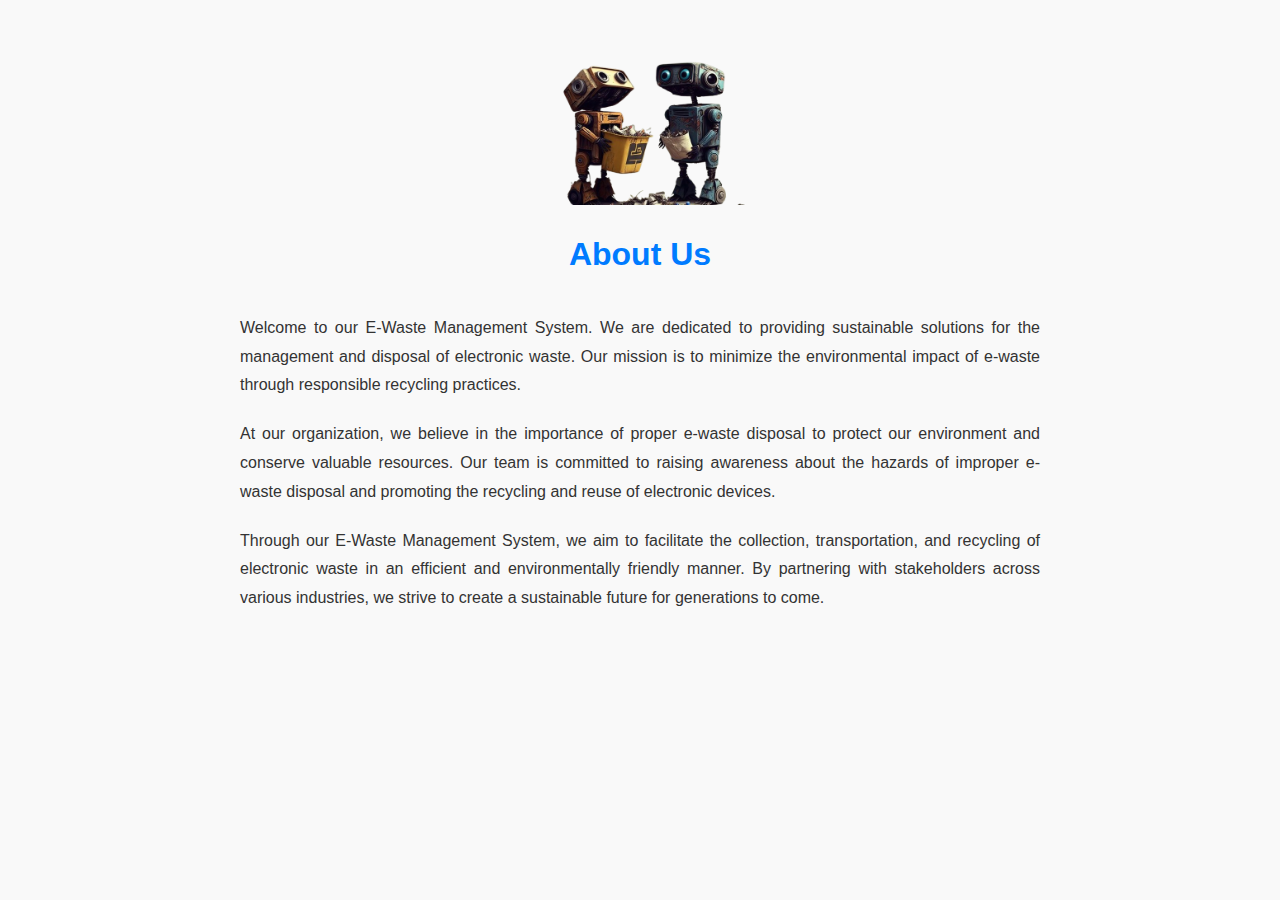
<file: about.html>
<!DOCTYPE html>
<html lang="en">
<head>
<meta charset="UTF-8">
<meta name="viewport" content="width=device-width, initial-scale=1.0">
<title>About Us - E-Waste Management System</title>
<style>
  body {
    font-family: Arial, sans-serif;
    margin: 0;
    padding: 0;
    background-color: #f9f9f9;
    color: #333;
    line-height: 1.8;
  }
  .container {
    max-width: 800px;
    margin: 0 auto;
    padding: 50px;
  }
  h1 {
    color: #007bff;
    margin-bottom: 30px;
    text-align: center;
  }
  p {
    font-size: 16px;
    margin-bottom: 20px;
    text-align: justify;
  }
  .company-logo {
    display: block;
    margin: 0 auto 20px;
    width: 275px;
    height: auto;
  }
</style>
</head>
<body>

<div class="container">
  <img src="roboino.png" alt="company logo" class="company-logo"/>
  <h1>About Us</h1>
  <p>Welcome to our E-Waste Management System. We are dedicated to providing sustainable solutions for the management and disposal of electronic waste. Our mission is to minimize the environmental impact of e-waste through responsible recycling practices.</p>
  
  <p>At our organization, we believe in the importance of proper e-waste disposal to protect our environment and conserve valuable resources. Our team is committed to raising awareness about the hazards of improper e-waste disposal and promoting the recycling and reuse of electronic devices.</p>
  
  <p>Through our E-Waste Management System, we aim to facilitate the collection, transportation, and recycling of electronic waste in an efficient and environmentally friendly manner. By partnering with stakeholders across various industries, we strive to create a sustainable future for generations to come.</p>
</div>

</body>
</html>
</file>
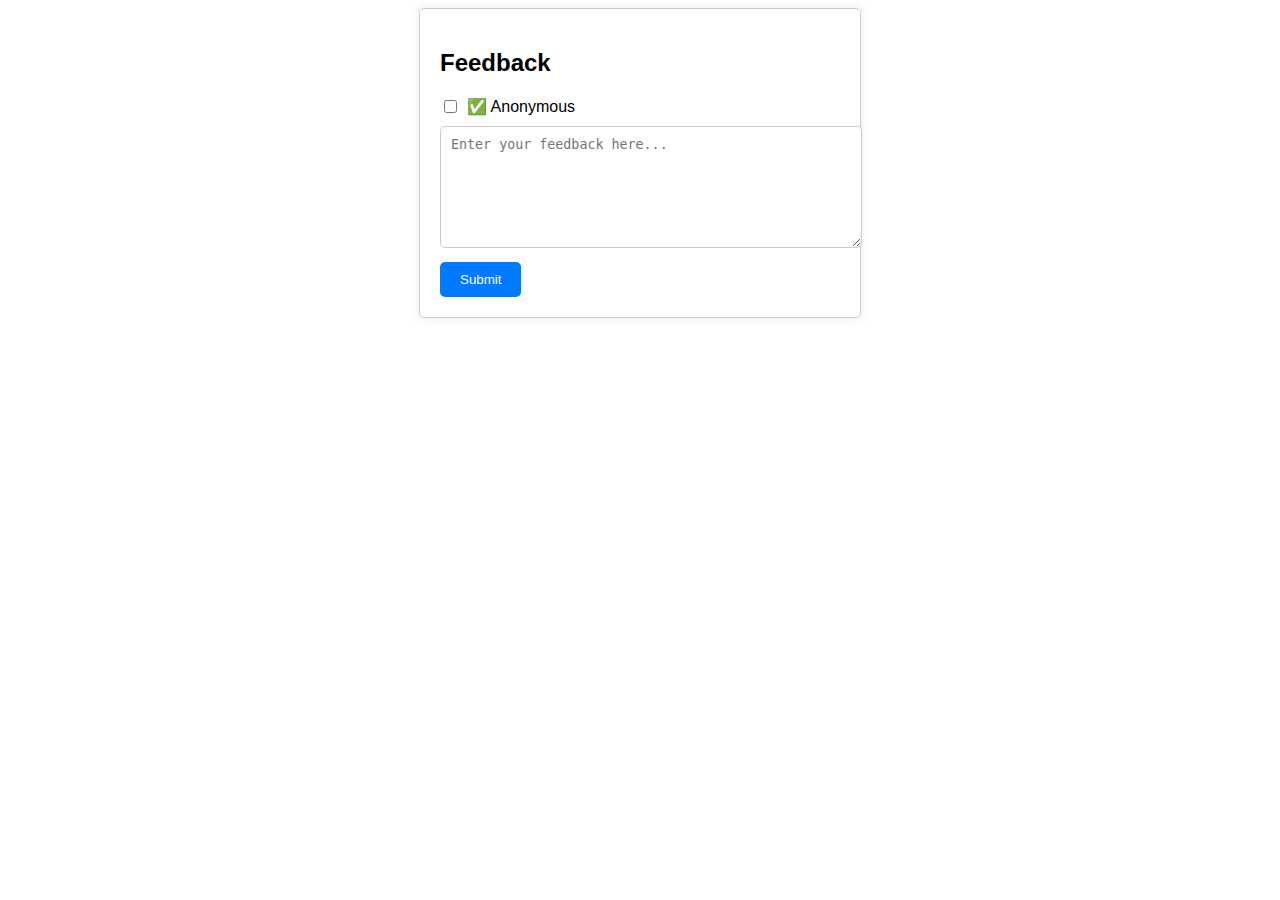
<file: feedback.html>
<!DOCTYPE html>
<html lang="en">
<head>
<meta charset="UTF-8">
<meta name="viewport" content="width=device-width, initial-scale=1.0">
<title>Feedback Box</title>
<style>
    body {
        font-family: Arial, sans-serif;
    }

    .feedback-box {
        max-width: 400px;
        margin: 0 auto;
        padding: 20px;
        border: 1px solid #ccc;
        border-radius: 5px;
        box-shadow: 0 0 10px rgba(0, 0, 0, 0.1);
    }

    .feedback-box textarea {
        width: 100%;
        height: 100px;
        margin-bottom: 10px;
        padding: 10px;
        border: 1px solid #ccc;
        border-radius: 5px;
        resize: vertical;
    }

    .feedback-box input[type="submit"] {
        background-color: #007bff;
        color: #fff;
        border: none;
        padding: 10px 20px;
        border-radius: 5px;
        cursor: pointer;
    }

    .feedback-box input[type="submit"]:hover {
        background-color: #0056b3;
    }

    .feedback-box .checkbox-label {
        display: flex;
        align-items: center;
        margin-bottom: 10px;
    }

    .feedback-box .checkbox-label input[type="checkbox"] {
        margin-right: 10px;
    }
</style>
</head>
<body>

<div class="feedback-box">
    <h2>Feedback</h2>
    <form action="#" method="post">
        <div class="checkbox-label">
            <input type="checkbox" id="anonymous">
            <label for="anonymous">✅ Anonymous</label>
        </div>
        <textarea name="feedback" placeholder="Enter your feedback here..." required></textarea>
        <input type="submit" value="Submit">
    </form>
</div>

</body>
</html>
</file>
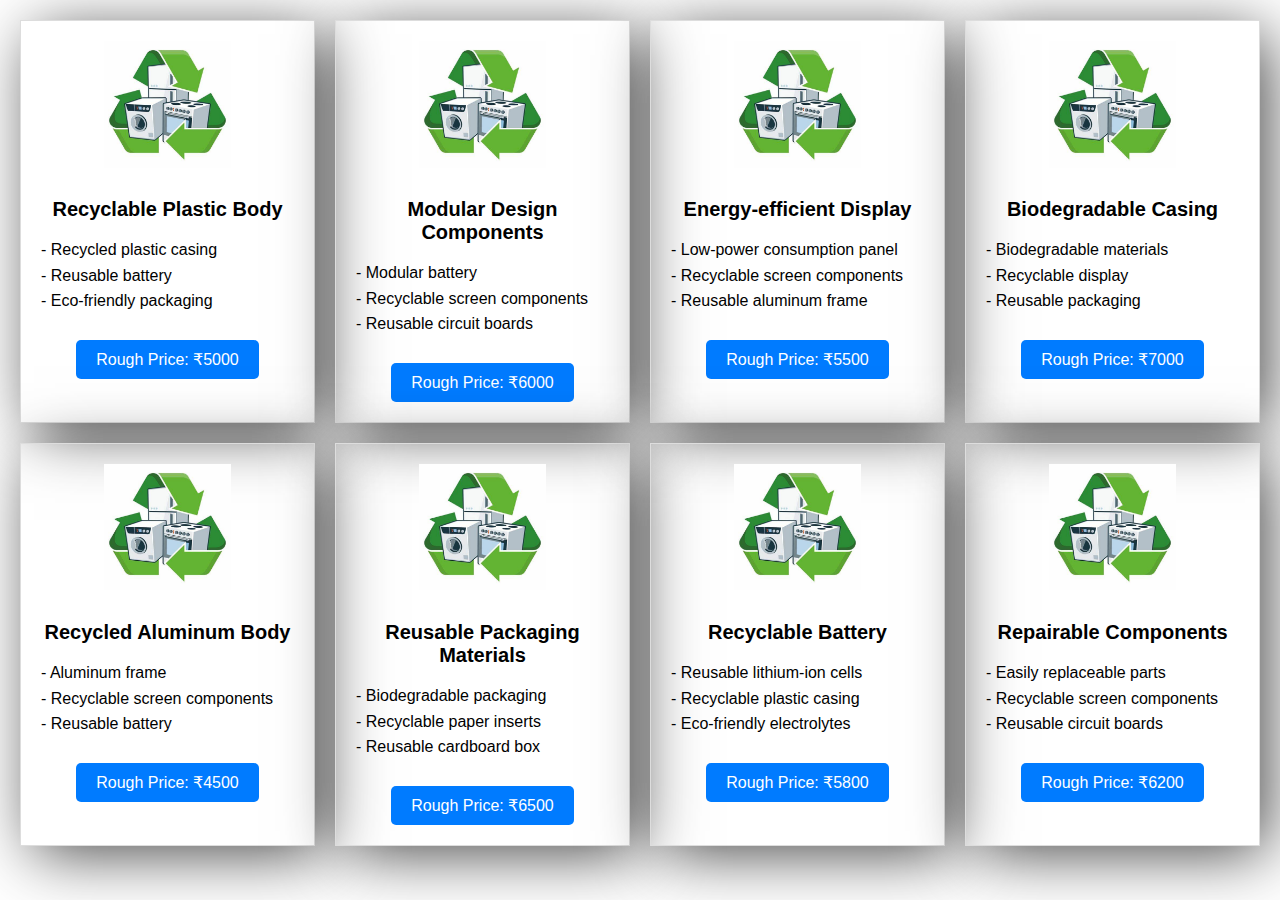
<file: otherWeb/applianceWare.html>
<!DOCTYPE html>
<html lang="en">
<head>
    <meta charset="UTF-8">
    <meta name="viewport" content="width=device-width, initial-scale=1.0">
    <title>Applianceware Showcase</title>
    <style>
        body {
          font-family: Arial, sans-serif;
          margin: 0;
          padding: 0;
        }

        .grid-container {
          display: grid;
          grid-template-columns: repeat(4, 1fr);
          grid-gap: 20px;
          padding: 20px;
        }

        .grid-item {
          border: 1px solid #ddd;
          padding: 20px;
          text-align: center;
          -webkit-box-shadow: 10px 10px 61px -4px rgba(0,0,0,0.75);
          -moz-box-shadow: 10px 10px 61px -4px rgba(0,0,0,0.75);
          box-shadow: 10px 10px 61px -4px rgba(0,0,0,0.75);
        }

        img {
          max-width: 50%;
          height: auto;
          margin-bottom: 10px;
        }

        h2 {
          font-size: 20px;
          margin-bottom: 10px;
        }

        .key-points {
          font-size: 16px;
          text-align: left;
          line-height: 1.6;
        }

        .price-button {
          background-color: #007bff;
          color: #fff;
          border: none;
          padding: 10px 20px;
          font-size: 16px;
          border-radius: 5px;
          cursor: pointer;
          margin-top: 10px;
        }
    </style>
</head>
<body>

  <div class="grid-container">
    <div class="grid-item">
      <img src="appliancewareimg.jpeg" alt="Applianceware 1">
      <h2>Recyclable Plastic Body</h2>
      <p class="key-points">
        - Recycled plastic casing<br>
        - Reusable battery<br>
        - Eco-friendly packaging
      </p>
      <button class="price-button">Rough Price: ₹5000</button>
    </div>

    <!-- Repeat the grid item structure for each applianceware device -->
    <!-- Ensure to replace the image source, device name, key points, and price accordingly -->

    <div class="grid-item">
      <img src="appliancewareimg.jpeg" alt="Applianceware 2">
      <h2>Modular Design Components</h2>
      <p class="key-points">
        - Modular battery<br>
        - Recyclable screen components<br>
        - Reusable circuit boards
      </p>
      <button class="price-button">Rough Price: ₹6000</button>
    </div>

    <div class="grid-item">
      <img src="appliancewareimg.jpeg" alt="Applianceware 3">
      <h2>Energy-efficient Display</h2>
      <p class="key-points">
        - Low-power consumption panel<br>
        - Recyclable screen components<br>
        - Reusable aluminum frame
      </p>
      <button class="price-button">Rough Price: ₹5500</button>
    </div>

    <div class="grid-item">
      <img src="appliancewareimg.jpeg" alt="Applianceware 4">
      <h2>Biodegradable Casing</h2>
      <p class="key-points">
        - Biodegradable materials<br>
        - Recyclable display<br>
        - Reusable packaging
      </p>
      <button class="price-button">Rough Price: ₹7000</button>
    </div>

    <div class="grid-item">
      <img src="appliancewareimg.jpeg" alt="Applianceware 5">
      <h2>Recycled Aluminum Body</h2>
      <p class="key-points">
        - Aluminum frame<br>
        - Recyclable screen components<br>
        - Reusable battery
      </p>
      <button class="price-button">Rough Price: ₹4500</button>
    </div>

    <div class="grid-item">
      <img src="appliancewareimg.jpeg" alt="Applianceware 6">
      <h2>Reusable Packaging Materials</h2>
      <p class="key-points">
        - Biodegradable packaging<br>
        - Recyclable paper inserts<br>
        - Reusable cardboard box
      </p>
      <button class="price-button">Rough Price: ₹6500</button>
    </div>

    <div class="grid-item">
      <img src="appliancewareimg.jpeg" alt="Applianceware 7">
      <h2>Recyclable Battery</h2>
      <p class="key-points">
        - Reusable lithium-ion cells<br>
        - Recyclable plastic casing<br>
        - Eco-friendly electrolytes
      </p>
      <button class="price-button">Rough Price: ₹5800</button>
    </div>

    <div class="grid-item">
      <img src="appliancewareimg.jpeg" alt="Applianceware 8">
      <h2>Repairable Components</h2>
      <p class="key-points">
        - Easily replaceable parts<br>
        - Recyclable screen components<br>
        - Reusable circuit boards
      </p>
      <button class="price-button">Rough Price: ₹6200</button>
    </div>
  </div>

</body>
</html>
</file>
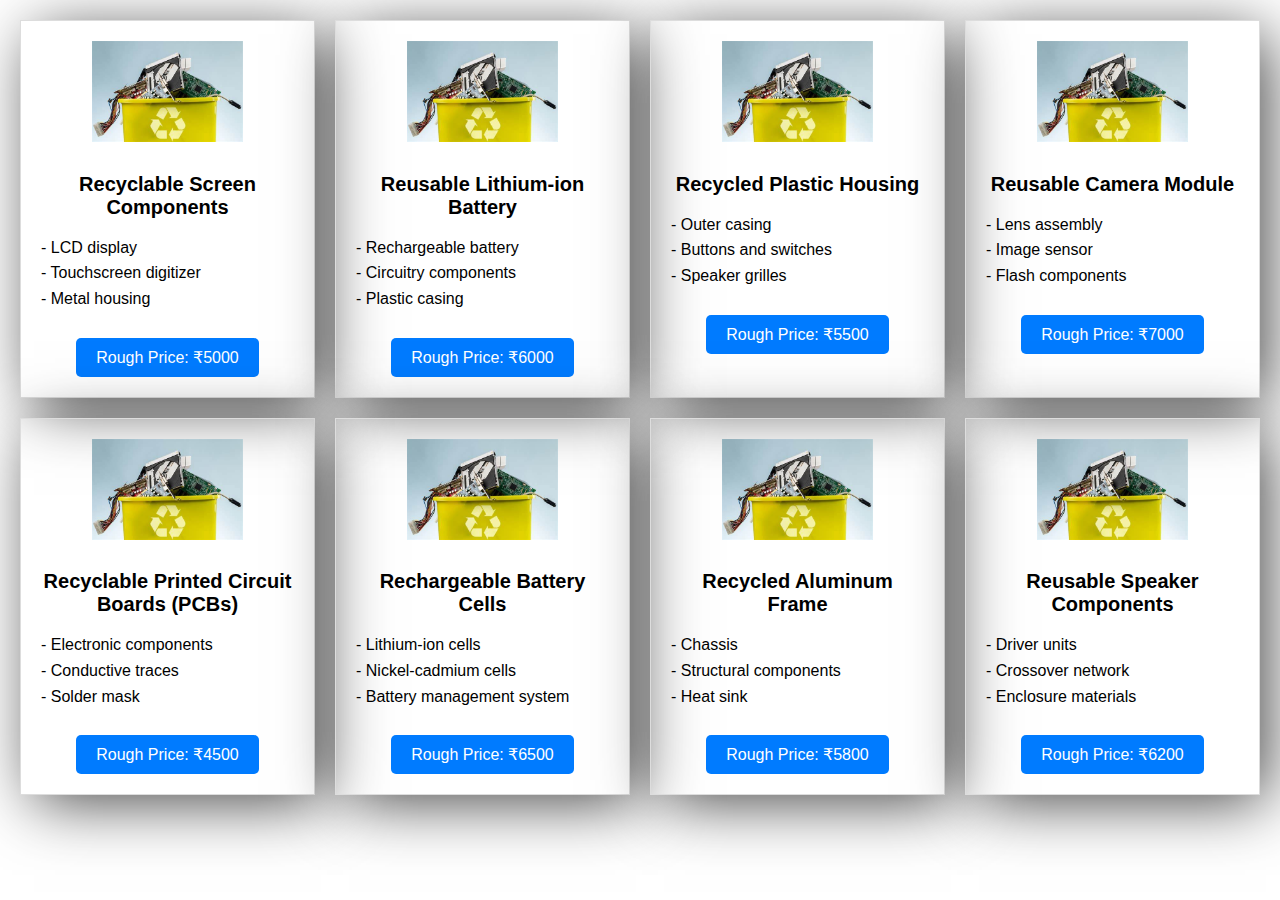
<file: otherWeb/gadgetry.html>
<!DOCTYPE html>
<html lang="en">
<head>
    <meta charset="UTF-8">
    <meta name="viewport" content="width=device-width, initial-scale=1.0">
    <title>Gadgetry E-Waste Showcase</title>
    <style>
        body {
          font-family: Arial, sans-serif;
          margin: 0;
          padding: 0;
        }

        .grid-container {
          display: grid;
          grid-template-columns: repeat(4, 1fr);
          grid-gap: 20px;
          padding: 20px;
        }

        .grid-item {
          border: 1px solid #ddd;
          padding: 20px;
          text-align: center;
          -webkit-box-shadow: 10px 10px 61px -4px rgba(0,0,0,0.75);
          -moz-box-shadow: 10px 10px 61px -4px rgba(0,0,0,0.75);
          box-shadow: 10px 10px 61px -4px rgba(0,0,0,0.75);
        }

        img {
          max-width: 60%;
          height: auto;
          margin-bottom: 10px;
        }

        h2 {
          font-size: 20px;
          margin-bottom: 10px;
        }

        .key-points {
          font-size: 16px;
          text-align: left;
          line-height: 1.6;
        }

        .price-button {
          background-color: #007bff;
          color: #fff;
          border: none;
          padding: 10px 20px;
          font-size: 16px;
          border-radius: 5px;
          cursor: pointer;
          margin-top: 10px;
        }
    </style>
</head>
<body>

  <div class="grid-container">
    <div class="grid-item">
      <img src="gadgetoryimg.jpeg" alt="Gadgetry 1">
      <h2>Recyclable Screen Components</h2>
      <p class="key-points">
        - LCD display<br>
        - Touchscreen digitizer<br>
        - Metal housing
      </p>
      <button class="price-button">Rough Price: ₹5000</button>
    </div>

    <!-- Repeat the grid item structure for each gadgetry e-waste device -->
    <!-- Ensure to replace the image source, device name, key points, and price accordingly -->

    <div class="grid-item">
      <img src="gadgetoryimg.jpeg" alt="Gadgetry 2">
      <h2>Reusable Lithium-ion Battery</h2>
      <p class="key-points">
        - Rechargeable battery<br>
        - Circuitry components<br>
        - Plastic casing
      </p>
      <button class="price-button">Rough Price: ₹6000</button>
    </div>

    <div class="grid-item">
      <img src="gadgetoryimg.jpeg" alt="Gadgetry 3">
      <h2>Recycled Plastic Housing</h2>
      <p class="key-points">
        - Outer casing<br>
        - Buttons and switches<br>
        - Speaker grilles
      </p>
      <button class="price-button">Rough Price: ₹5500</button>
    </div>

    <div class="grid-item">
      <img src="gadgetoryimg.jpeg" alt="Gadgetry 4">
      <h2>Reusable Camera Module</h2>
      <p class="key-points">
        - Lens assembly<br>
        - Image sensor<br>
        - Flash components
      </p>
      <button class="price-button">Rough Price: ₹7000</button>
    </div>

    <div class="grid-item">
      <img src="gadgetoryimg.jpeg" alt="Gadgetry 5">
      <h2>Recyclable Printed Circuit Boards (PCBs)</h2>
      <p class="key-points">
        - Electronic components<br>
        - Conductive traces<br>
        - Solder mask
      </p>
      <button class="price-button">Rough Price: ₹4500</button>
    </div>

    <div class="grid-item">
      <img src="gadgetoryimg.jpeg" alt="Gadgetry 6">
      <h2>Rechargeable Battery Cells</h2>
      <p class="key-points">
        - Lithium-ion cells<br>
        - Nickel-cadmium cells<br>
        - Battery management system
      </p>
      <button class="price-button">Rough Price: ₹6500</button>
    </div>

    <div class="grid-item">
      <img src="gadgetoryimg.jpeg" alt="Gadgetry 7">
      <h2>Recycled Aluminum Frame</h2>
      <p class="key-points">
        - Chassis<br>
        - Structural components<br>
        - Heat sink
      </p>
      <button class="price-button">Rough Price: ₹5800</button>
    </div>

    <div class="grid-item">
      <img src="gadgetoryimg.jpeg" alt="Gadgetry 8">
      <h2>Reusable Speaker Components</h2>
      <p class="key-points">
        - Driver units<br>
        - Crossover network<br>
        - Enclosure materials
      </p>
      <button class="price-button">Rough Price: ₹6200</button>
    </div>
  </div>

</body>
</html>
</file>
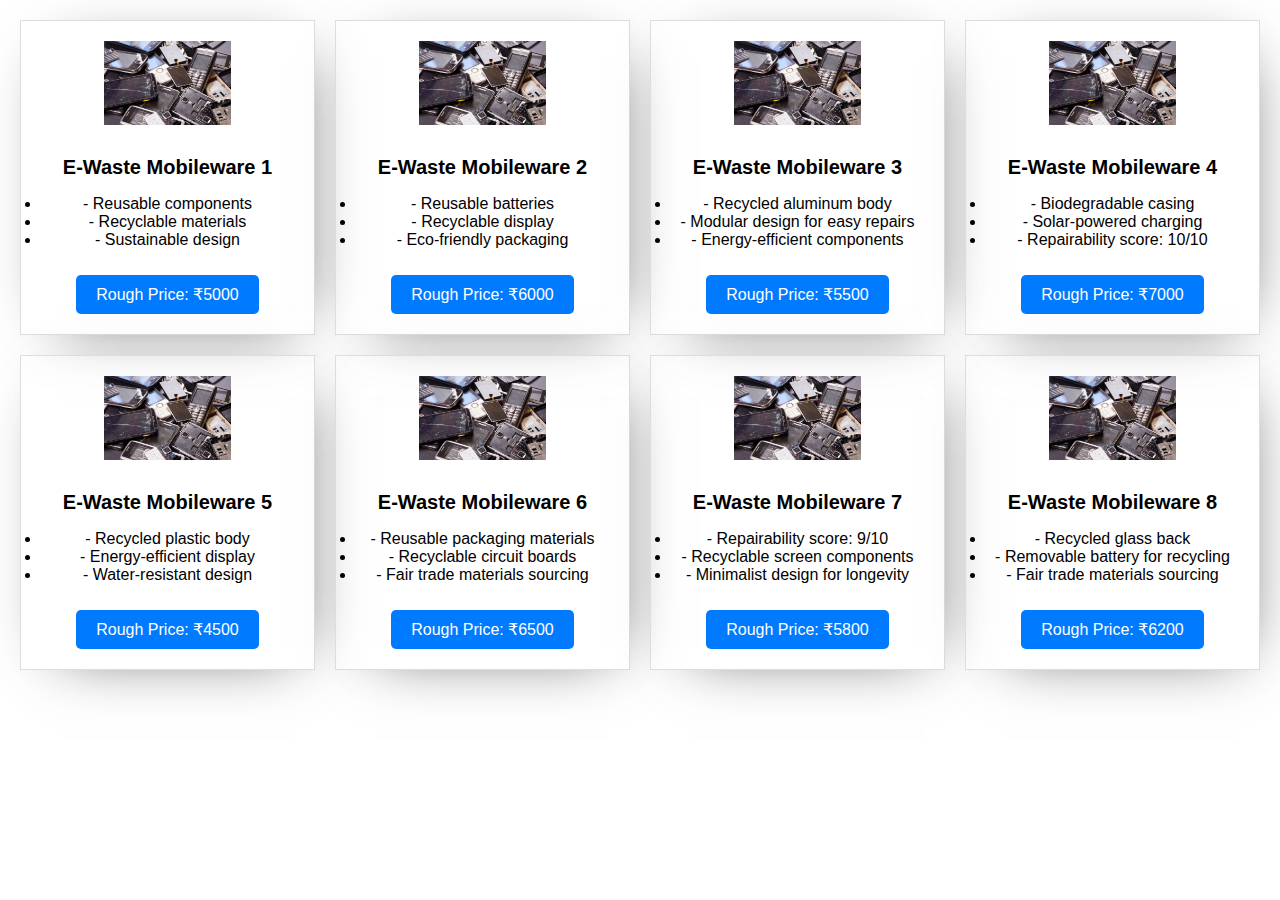
<file: otherWeb/mobileware.html>
<!DOCTYPE html>
<html lang="en">
<head>
    <meta charset="UTF-8">
    <meta name="viewport" content="width=device-width, initial-scale=1.0">
    <title>Mobileware Showcase</title>
    <style>
        body {
          font-family: Arial, sans-serif;
          margin: 0;
          padding: 0;
        }

        .grid-container {
          display: grid;
          grid-template-columns: repeat(4, 1fr);
          grid-gap: 20px;
          padding: 20px;
        }

        .grid-item {
          border: 1px solid #ddd;
          padding: 20px;
          text-align: center;
          -webkit-box-shadow: 10px 10px 61px -31px rgba(0,0,0,0.75);
-moz-box-shadow: 10px 10px 61px -31px rgba(0,0,0,0.75);
box-shadow: 10px 10px 61px -31px rgba(0,0,0,0.75);
        }

        img {
          max-width: 50%;
          height: auto;
          margin-bottom: 10px;
        }

        h2 {
          font-size: 20px;
          margin-bottom: 10px;
        }

        .key-points {
          font-size: 16px;
          text-align: left;
          line-height: 1.6;
        }

        .price-button {
          background-color: #007bff;
          color: #fff;
          border: none;
          padding: 10px 20px;
          font-size: 16px;
          border-radius: 5px;
          cursor: pointer;
          margin-top: 10px;
        }
    </style>
</head>
<body>

  <div class="grid-container">
    <div class="grid-item">
      <img src="mobilewareimg.jpeg" alt="Mobileware 1">
      <h2>E-Waste Mobileware 1</h2>
      <p class="key-points">
        <li>- Reusable components</li>
        <li>- Recyclable materials</li>
        <li>- Sustainable design</li>
      </p>
      <button class="price-button">Rough Price: ₹5000</button>
    </div>

    <!-- Repeat the grid item structure for each e-waste mobileware device -->
    <!-- Ensure to replace the image source, mobileware name, key points, and price accordingly -->

    <div class="grid-item">
      <img src="mobilewareimg.jpeg" alt="Mobileware 2">
      <h2>E-Waste Mobileware 2</h2>
      <p class="key-points">
        <li>- Reusable batteries</li>
        <li>- Recyclable display</li>
        <li>- Eco-friendly packaging</li>
      </p>
      <button class="price-button">Rough Price: ₹6000</button>
    </div>

    <div class="grid-item">
      <img src="mobilewareimg.jpeg" alt="Mobileware 3">
      <h2>E-Waste Mobileware 3</h2>
      <p class="key-points">
        <li>- Recycled aluminum body</li>
        <li>- Modular design for easy repairs</li>
        <li>- Energy-efficient components</li>
      </p>
      <button class="price-button">Rough Price: ₹5500</button>
    </div>

    <div class="grid-item">
      <img src="mobilewareimg.jpeg" alt="Mobileware 4">
      <h2>E-Waste Mobileware 4</h2>
      <p class="key-points">
        <li>- Biodegradable casing</li>
        <li>- Solar-powered charging</li>
        <li>- Repairability score: 10/10</li>
      </p>
      <button class="price-button">Rough Price: ₹7000</button>
    </div>

    <div class="grid-item">
      <img src="mobilewareimg.jpeg" alt="Mobileware 5">
      <h2>E-Waste Mobileware 5</h2>
      <p class="key-points">
        <li>- Recycled plastic body</li>
        <li>- Energy-efficient display</li>
        <li>- Water-resistant design</li>
      </p>
      <button class="price-button">Rough Price: ₹4500</button>
    </div>

    <div class="grid-item">
      <img src="mobilewareimg.jpeg" alt="Mobileware 6">
      <h2>E-Waste Mobileware 6</h2>
      <p class="key-points">
        <li>- Reusable packaging materials</li>
        <li>- Recyclable circuit boards</li>
        <li>- Fair trade materials sourcing</li>
      </p>
      <button class="price-button">Rough Price: ₹6500</button>
    </div>

    <div class="grid-item">
      <img src="mobilewareimg.jpeg" alt="Mobileware 7">
      <h2>E-Waste Mobileware 7</h2>
      <p class="key-points">
        <li>- Repairability score: 9/10</li>
        <li>- Recyclable screen components</li>
        <li>- Minimalist design for longevity</li>
      </p>
      <button class="price-button">Rough Price: ₹5800</button>
    </div>

    <div class="grid-item">
      <img src="mobilewareimg.jpeg" alt="Mobileware 8">
      <h2>E-Waste Mobileware 8</h2>
      <p class="key-points">
        <li>- Recycled glass back</li>
        <li>- Removable battery for recycling</li>
        <li>- Fair trade materials sourcing</li>
      </p>
      <button class="price-button">Rough Price: ₹6200</button>
    </div>
  </div>

</body>
</html>
</file>
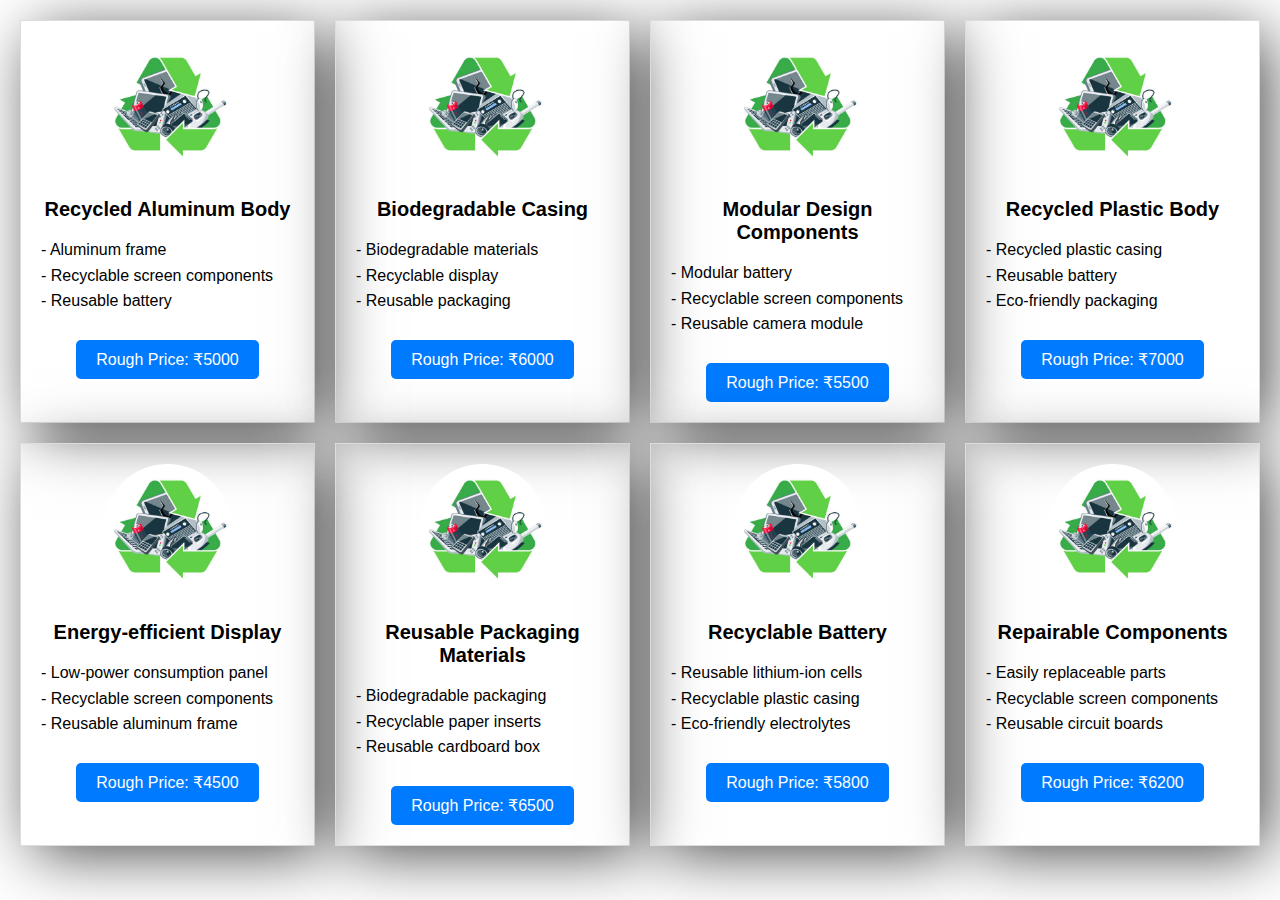
<file: otherWeb/techware.html>
<!DOCTYPE html>
<html lang="en">
<head>
    <meta charset="UTF-8">
    <meta name="viewport" content="width=device-width, initial-scale=1.0">
    <title>Techware Showcase</title>
    <style>
        body {
          font-family: Arial, sans-serif;
          margin: 0;
          padding: 0;
        }

        .grid-container {
          display: grid;
          grid-template-columns: repeat(4, 1fr);
          grid-gap: 20px;
          padding: 20px;
        }

        .grid-item {
          border: 1px solid #ddd;
          padding: 20px;
          text-align: center;
          -webkit-box-shadow: 10px 10px 61px -4px rgba(0,0,0,0.75);
          -moz-box-shadow: 10px 10px 61px -4px rgba(0,0,0,0.75);
          box-shadow: 10px 10px 61px -4px rgba(0,0,0,0.75);
        }

        img {
          max-width: 50%;
          height: auto;
          margin-bottom: 10px;
        }

        h2 {
          font-size: 20px;
          margin-bottom: 10px;
        }

        .key-points {
          font-size: 16px;
          text-align: left;
          line-height: 1.6;
        }

        .price-button {
          background-color: #007bff;
          color: #fff;
          border: none;
          padding: 10px 20px;
          font-size: 16px;
          border-radius: 5px;
          cursor: pointer;
          margin-top: 10px;
        }
    </style>
</head>
<body>

  <div class="grid-container">
    <div class="grid-item">
      <img src="techwareimg.png" alt="Techware 1">
      <h2>Recycled Aluminum Body</h2>
      <p class="key-points">
        - Aluminum frame<br>
        - Recyclable screen components<br>
        - Reusable battery
      </p>
      <button class="price-button">Rough Price: ₹5000</button>
    </div>

    <!-- Repeat the grid item structure for each techware device -->
    <!-- Ensure to replace the image source, device name, key points, and price accordingly -->

    <div class="grid-item">
      <img src="techwareimg.png" alt="Techware 2">
      <h2>Biodegradable Casing</h2>
      <p class="key-points">
        - Biodegradable materials<br>
        - Recyclable display<br>
        - Reusable packaging
      </p>
      <button class="price-button">Rough Price: ₹6000</button>
    </div>

    <div class="grid-item">
      <img src="techwareimg.png" alt="Techware 3">
      <h2>Modular Design Components</h2>
      <p class="key-points">
        - Modular battery<br>
        - Recyclable screen components<br>
        - Reusable camera module
      </p>
      <button class="price-button">Rough Price: ₹5500</button>
    </div>

    <div class="grid-item">
      <img src="techwareimg.png" alt="Techware 4">
      <h2>Recycled Plastic Body</h2>
      <p class="key-points">
        - Recycled plastic casing<br>
        - Reusable battery<br>
        - Eco-friendly packaging
      </p>
      <button class="price-button">Rough Price: ₹7000</button>
    </div>

    <div class="grid-item">
      <img src="techwareimg.png" alt="Techware 5">
      <h2>Energy-efficient Display</h2>
      <p class="key-points">
        - Low-power consumption panel<br>
        - Recyclable screen components<br>
        - Reusable aluminum frame
      </p>
      <button class="price-button">Rough Price: ₹4500</button>
    </div>

    <div class="grid-item">
      <img src="techwareimg.png" alt="Techware 6">
      <h2>Reusable Packaging Materials</h2>
      <p class="key-points">
        - Biodegradable packaging<br>
        - Recyclable paper inserts<br>
        - Reusable cardboard box
      </p>
      <button class="price-button">Rough Price: ₹6500</button>
    </div>

    <div class="grid-item">
      <img src="techwareimg.png" alt="Techware 7">
      <h2>Recyclable Battery</h2>
      <p class="key-points">
        - Reusable lithium-ion cells<br>
        - Recyclable plastic casing<br>
        - Eco-friendly electrolytes
      </p>
      <button class="price-button">Rough Price: ₹5800</button>
    </div>

    <div class="grid-item">
      <img src="techwareimg.png" alt="Techware 8">
      <h2>Repairable Components</h2>
      <p class="key-points">
        - Easily replaceable parts<br>
        - Recyclable screen components<br>
        - Reusable circuit boards
      </p>
      <button class="price-button">Rough Price: ₹6200</button>
    </div>
  </div>

</body>
</html>
</file>
